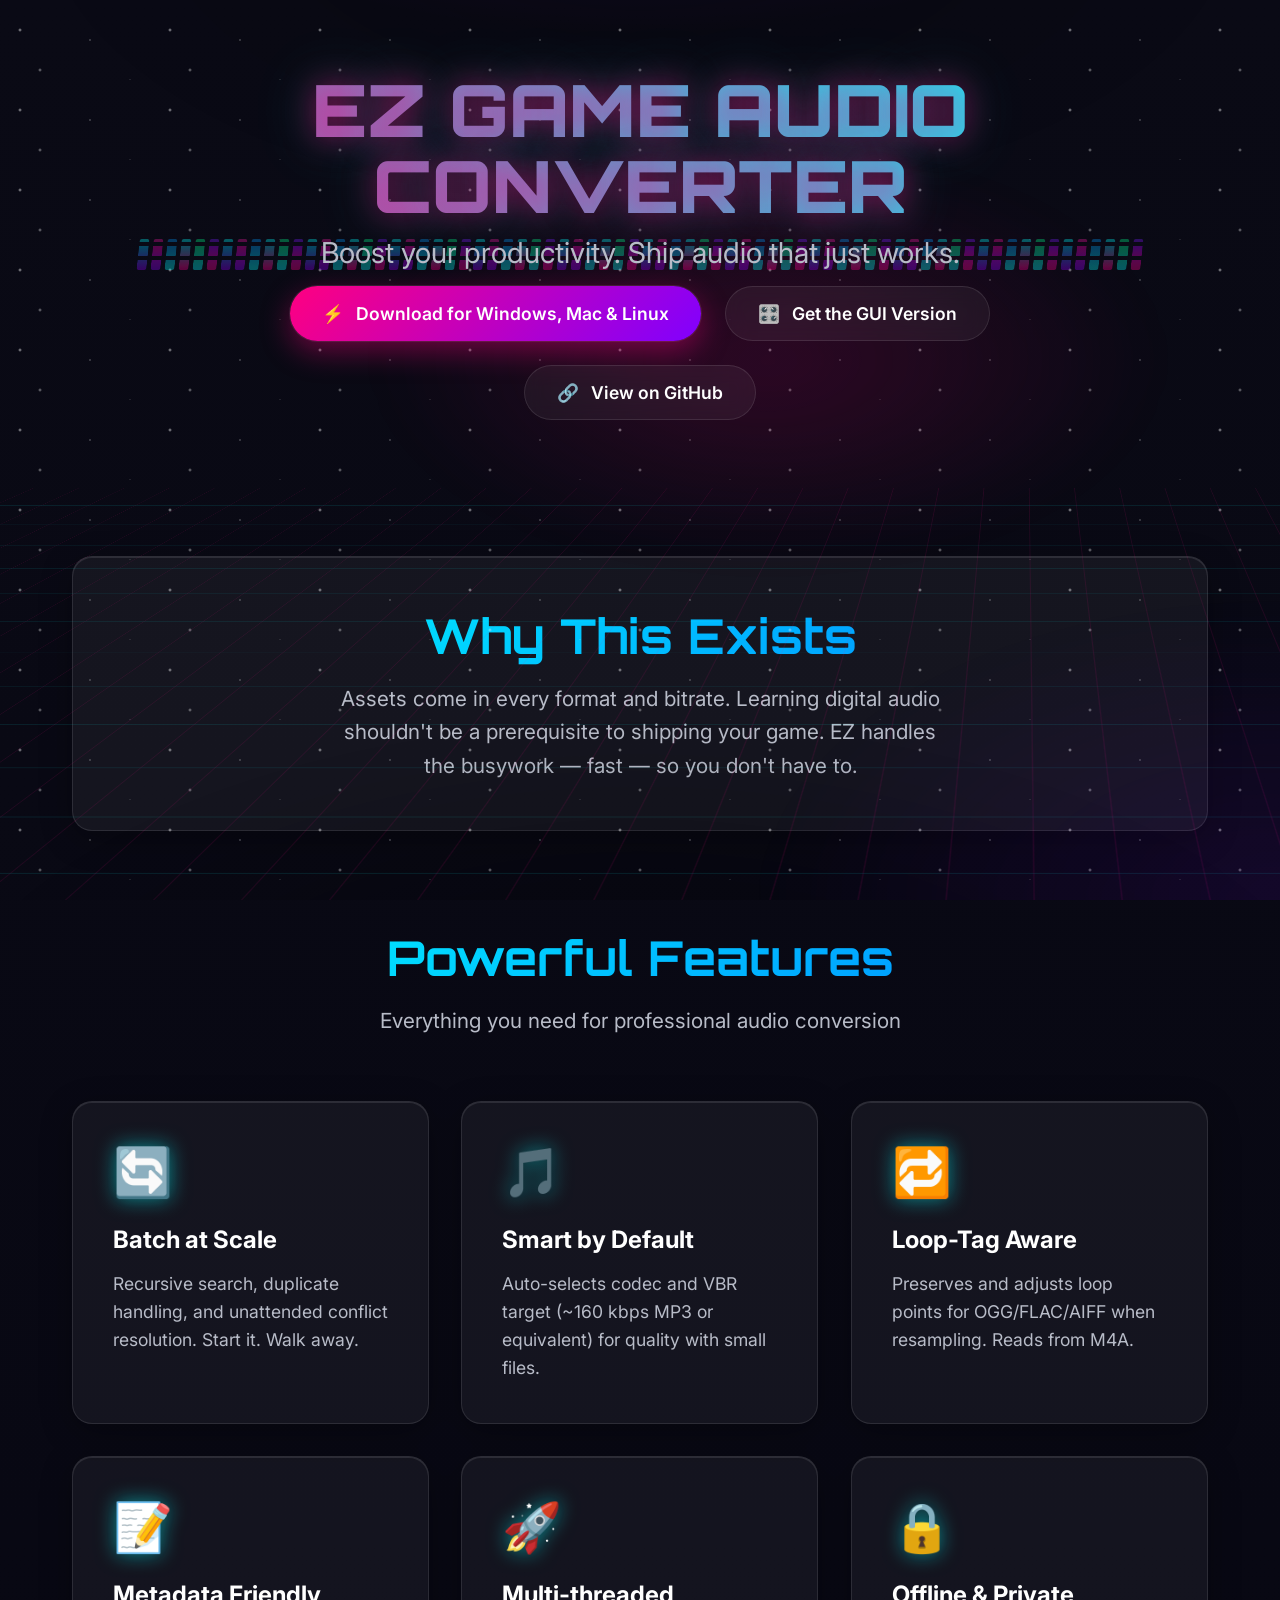
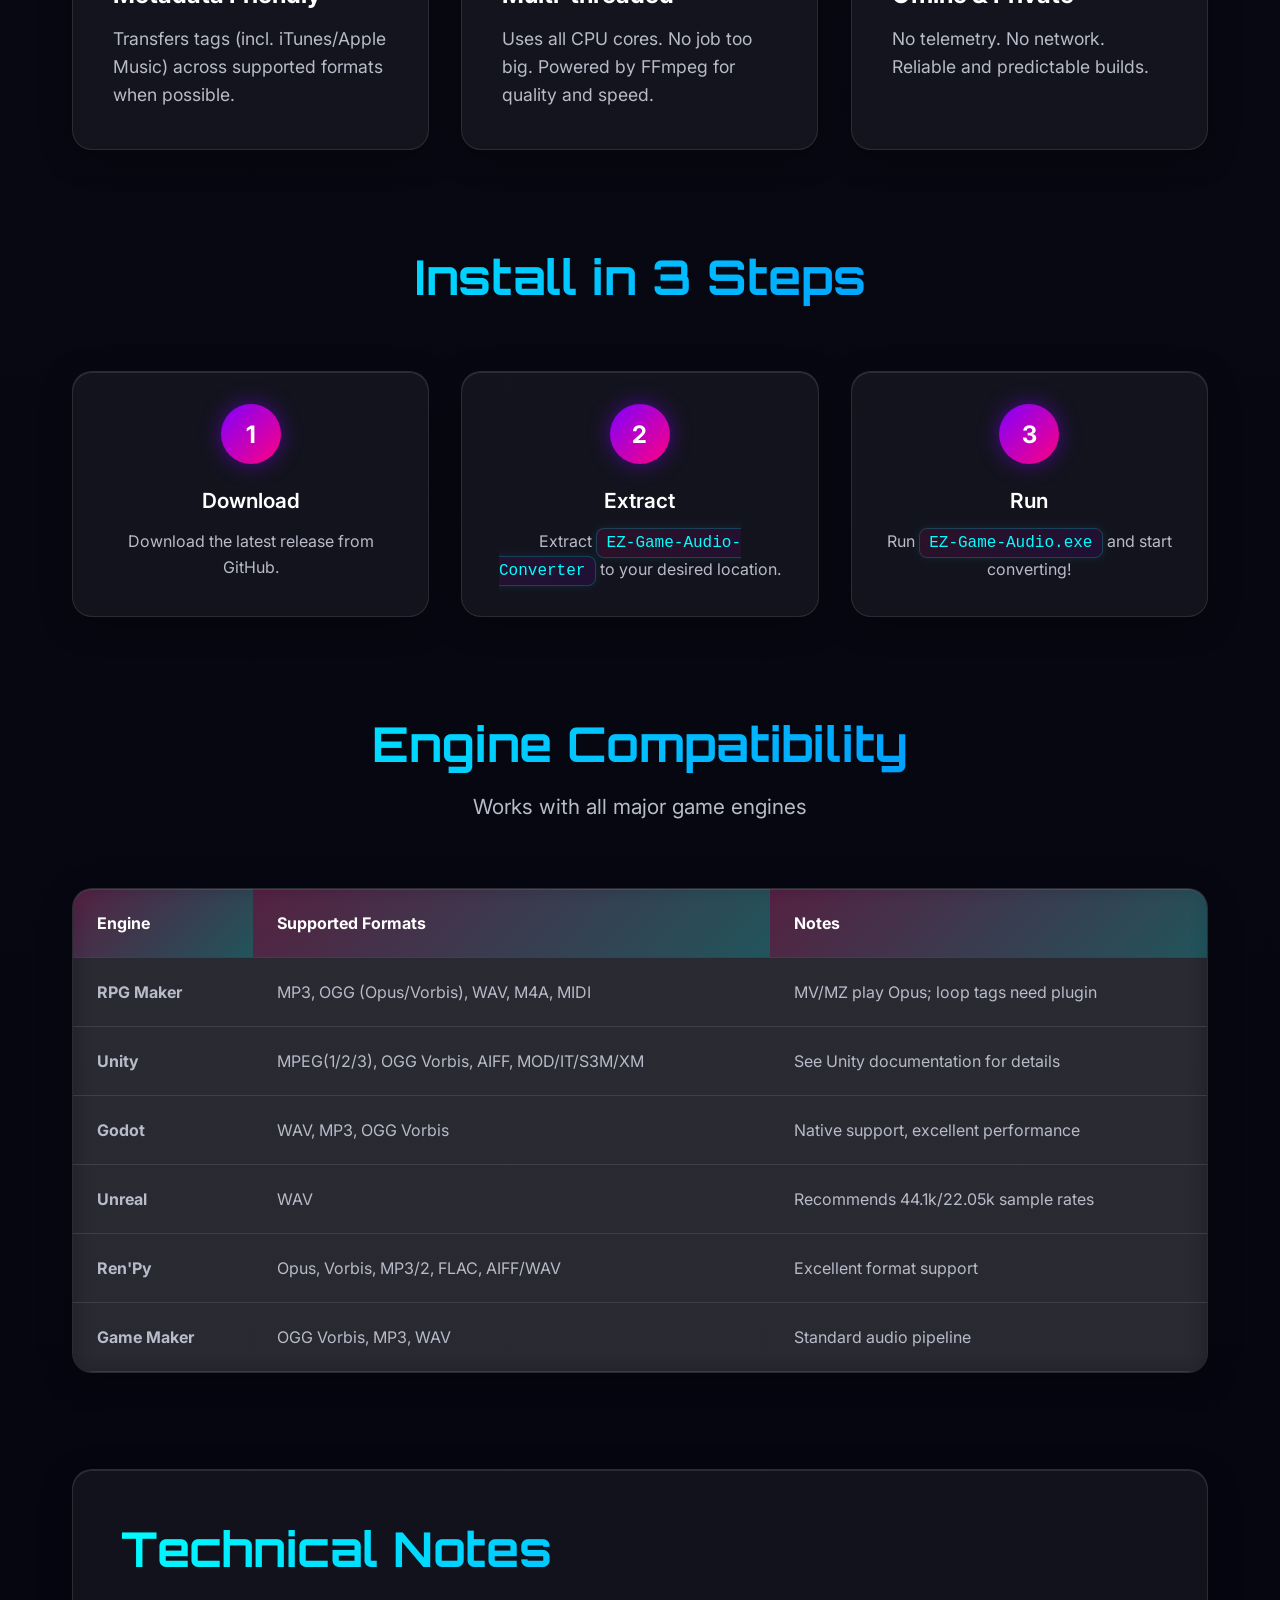
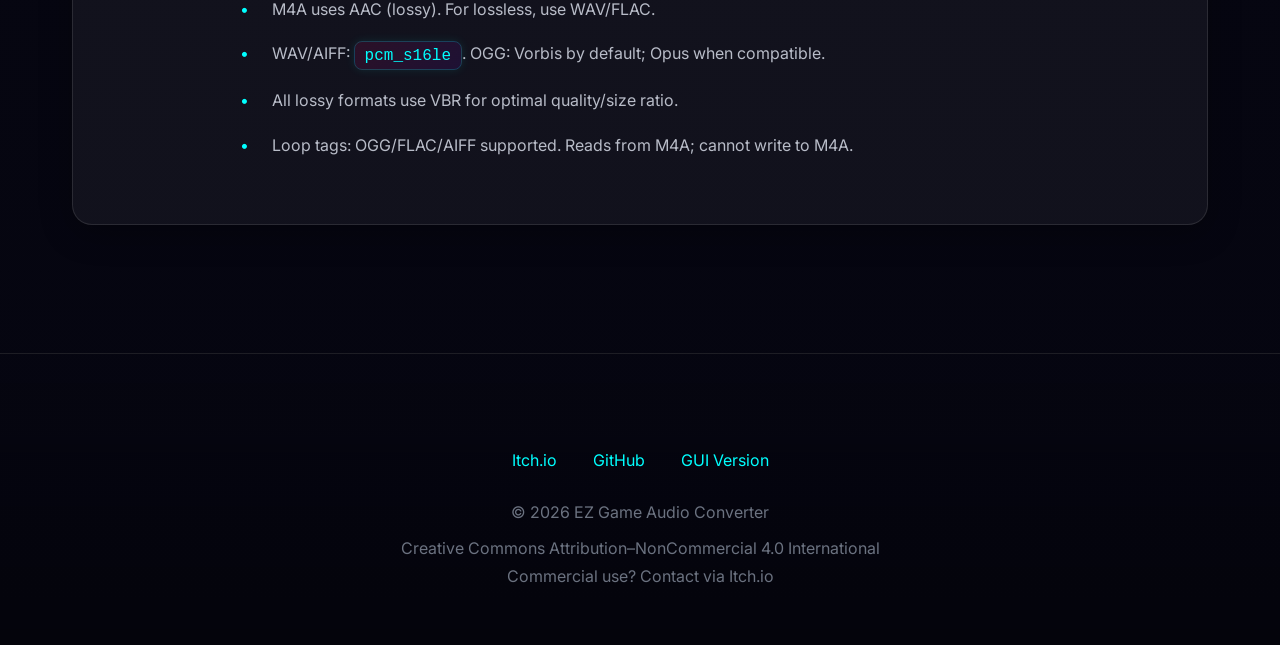
<file: index.html>
<!doctype html>
<html lang="en">
<head>
  <meta charset="utf-8">
  <meta name="viewport" content="width=device-width, initial-scale=1">
  <title>EZ Game Audio Converter — Free, Fast, Offline</title>
  <meta name="description" content="Free, offline audio converter for game devs. Smart codec/bitrate, loop-tag aware, metadata-safe. WAV, MP3, OGG (Opus/Vorbis), FLAC, AIFF, M4A.">
  <meta property="og:title" content="EZ Game Audio Converter">
  <meta property="og:description" content="Fast, offline audio converter with loop-tag and metadata support.">
  <meta property="og:type" content="website">
  <!-- No external hero assets; omit og:image to avoid broken references -->
  <meta name="twitter:card" content="summary_large_image">
  <link rel="stylesheet" href="style.css">

</head>
<body>
  <!-- Cosmic Background -->
  <div class="cosmic-bg">
    <div class="stars"></div>
    <div class="grid-lines"></div>
    <div class="aurora"></div>
  </div>

  <!-- Floating Particles -->
  <div class="particles" id="particles"></div>

  <!-- Hero Section -->
  <section class="hero">
    <div class="hero-content">
      <div class="title-wrap">
        <h1 class="logo">EZ GAME AUDIO<br>CONVERTER</h1>
        <p class="tagline">Boost your productivity. Ship audio that just works.</p>
        <div class="eq-bg" aria-hidden="true">
          <span></span><span></span><span></span><span></span><span></span><span></span><span></span>
          <span></span><span></span><span></span><span></span><span></span><span></span><span></span>
          <span></span><span></span><span></span><span></span><span></span><span></span><span></span>
          <span></span><span></span><span></span><span></span><span></span><span></span><span></span>
        </div>
      </div>
      <div class="cta-container">
  <a href="https://github.com/SpaceFoon/Ez-Game-Audio-Conversion/releases" class="btn btn-primary" target="_blank" rel="noopener noreferrer"><span>⚡</span>Download for Windows, Mac &amp; Linux</a>
  <a href="https://ezaudioconverter.com" class="btn btn-secondary" target="_blank" rel="noopener noreferrer"><span>🎛️</span>Get the GUI Version</a>
  <a href="https://github.com/SpaceFoon/Ez-Game-Audio-Conversion" class="btn btn-secondary" target="_blank" rel="noopener noreferrer"><span>🔗</span>View on GitHub</a>
      </div>
    </div>
  </section>

  <!-- Main Content -->
  <main class="container">
    <!-- Why Section -->
    <section class="section">
      <div class="glass-container" style="padding: 3rem; text-align: center;">
        <h2 class="section-title">Why This Exists</h2>
        <p class="section-subtitle">Assets come in every format and bitrate. Learning digital audio shouldn't be a prerequisite to shipping your game. EZ handles the busywork — fast — so you don't have to.</p>
      </div>
    </section>

    <!-- Features -->
    <section class="section">
      <div class="section-header">
        <h2 class="section-title">Powerful Features</h2>
        <p class="section-subtitle">Everything you need for professional audio conversion</p>
      </div>
      
      <div class="feature-grid">
        <div class="feature-card glass-container">
          <span class="feature-icon">🔄</span>
          <h3 class="feature-title">Batch at Scale</h3>
          <p class="feature-description">Recursive search, duplicate handling, and unattended conflict resolution. Start it. Walk away.</p>
        </div>
        
        <div class="feature-card glass-container">
          <span class="feature-icon">🎵</span>
          <h3 class="feature-title">Smart by Default</h3>
          <p class="feature-description">Auto-selects codec and VBR target (~160 kbps MP3 or equivalent) for quality with small files.</p>
        </div>
        
        <div class="feature-card glass-container">
          <span class="feature-icon">🔁</span>
          <h3 class="feature-title">Loop-Tag Aware</h3>
          <p class="feature-description">Preserves and adjusts loop points for OGG/FLAC/AIFF when resampling. Reads from M4A.</p>
        </div>
        
        <div class="feature-card glass-container">
          <span class="feature-icon">📝</span>
          <h3 class="feature-title">Metadata Friendly</h3>
          <p class="feature-description">Transfers tags (incl. iTunes/Apple Music) across supported formats when possible.</p>
        </div>
        
        <div class="feature-card glass-container">
          <span class="feature-icon">🚀</span>
          <h3 class="feature-title">Multi-threaded</h3>
          <p class="feature-description">Uses all CPU cores. No job too big. Powered by FFmpeg for quality and speed.</p>
        </div>
        
        <div class="feature-card glass-container">
          <span class="feature-icon">🔒</span>
          <h3 class="feature-title">Offline & Private</h3>
          <p class="feature-description">No telemetry. No network. Reliable and predictable builds.</p>
        </div>
      </div>
    </section>

    <!-- Installation -->
    <section class="section">
      <div class="section-header">
        <h2 class="section-title">Install in 3 Steps</h2>
      </div>
      
      <div class="steps-container">
        <div class="step glass-container">
          <div class="step-number">1</div>
          <h3 class="step-title">Download</h3>
          <p class="step-description">Download the latest release from GitHub.</p>
        </div>
        
        <div class="step glass-container">
          <div class="step-number">2</div>
          <h3 class="step-title">Extract</h3>
          <p class="step-description">Extract <code>EZ-Game-Audio-Converter</code> to your desired location.</p>
        </div>
        
        <div class="step glass-container">
          <div class="step-number">3</div>
          <h3 class="step-title">Run</h3>
          <p class="step-description">Run <code>EZ-Game-Audio.exe</code> and start converting!</p>
        </div>
      </div>
    </section>

    <!-- Compatibility -->
    <section class="section">
      <div class="section-header">
        <h2 class="section-title">Engine Compatibility</h2>
        <p class="section-subtitle">Works with all major game engines</p>
      </div>
      
      <div class="table-container glass-container">
        <table class="compatibility-table">
          <thead>
            <tr><th>Engine</th><th>Supported Formats</th><th>Notes</th></tr>
          </thead>
          <tbody>
            <tr><td><strong>RPG Maker</strong></td><td>MP3, OGG (Opus/Vorbis), WAV, M4A, MIDI</td><td>MV/MZ play Opus; loop tags need plugin</td></tr>
            <tr><td><strong>Unity</strong></td><td>MPEG(1/2/3), OGG Vorbis, AIFF, MOD/IT/S3M/XM</td><td>See Unity documentation for details</td></tr>
            <tr><td><strong>Godot</strong></td><td>WAV, MP3, OGG Vorbis</td><td>Native support, excellent performance</td></tr>
            <tr><td><strong>Unreal</strong></td><td>WAV</td><td>Recommends 44.1k/22.05k sample rates</td></tr>
            <tr><td><strong>Ren'Py</strong></td><td>Opus, Vorbis, MP3/2, FLAC, AIFF/WAV</td><td>Excellent format support</td></tr>
            <tr><td><strong>Game Maker</strong></td><td>OGG Vorbis, MP3, WAV</td><td>Standard audio pipeline</td></tr>
          </tbody>
        </table>
      </div>
    </section>

    <!-- Technical Notes -->
    <section class="section">
      <div class="glass-container" style="padding: 3rem;">
        <h2 class="section-title">Technical Notes</h2>
        <div style="text-align: left; max-width: 800px; margin: 0 auto;">
          <ul style="color: var(--text-secondary); line-height: 1.8; list-style: none; padding: 0;">
            <li style="margin: 1rem 0; padding-left: 2rem; position: relative;"><span style="position: absolute; left: 0; color: var(--neon-cyan);">•</span> M4A uses AAC (lossy). For lossless, use WAV/FLAC.</li>
            <li style="margin: 1rem 0; padding-left: 2rem; position: relative;"><span style="position: absolute; left: 0; color: var(--neon-cyan);">•</span> WAV/AIFF: <code>pcm_s16le</code>. OGG: Vorbis by default; Opus when compatible.</li>
            <li style="margin: 1rem 0; padding-left: 2rem; position: relative;"><span style="position: absolute; left: 0; color: var(--neon-cyan);">•</span> All lossy formats use VBR for optimal quality/size ratio.</li>
            <li style="margin: 1rem 0; padding-left: 2rem; position: relative;"><span style="position: absolute; left: 0; color: var(--neon-cyan);">•</span> Loop tags: OGG/FLAC/AIFF supported. Reads from M4A; cannot write to M4A.</li>
          </ul>
        </div>
      </div>
    </section>
  </main>

  <!-- Footer -->
  <footer class="footer">
    <div class="container">
      <div class="footer-content">
        <div class="footer-links">
          <a href="https://spacefoon.itch.io/ez-game-audio-format-conversion">Itch.io</a>
          <a href="https://github.com/SpaceFoon/Ez-Game-Audio-Conversion" target="_blank" rel="noopener noreferrer">GitHub</a>
          <a href="https://ezaudioconverter.com" target="_blank" rel="noopener noreferrer">GUI Version</a>
          <!-- <a href="#">RPG Maker Forums</a>
          <a href="#">GameJolt</a>
          <a href="#">Mirror</a> -->
        </div>
        <p>&copy; <span id="year"></span> EZ Game Audio Converter</p>
        <p style="margin-top: 1rem; color: var(--text-muted);">Creative Commons Attribution–NonCommercial 4.0 International</p>
        <p style="margin-top: 0.5rem; color: var(--text-muted);">Commercial use? Contact via Itch.io</p>
      </div>
    </div>
  </footer>

  <script src="script.js"></script>
</body>
</html>
</file>
<file: style.css>
@import url("https://fonts.googleapis.com/css2?family=Orbitron:wght@400;700;900&family=Inter:wght@300;400;500;600;700&display=swap");

:root {
  --bg-primary: #050510;
  --bg-secondary: #0a0a15;
  --bg-tertiary: #0f0f1a;
  --text-primary: #ffffff;
  --text-secondary: #b8bcc8;
  --text-muted: #6b7280;
  --neon-pink: #ff0080;
  --neon-cyan: #00ffff;
  --neon-purple: #8000ff;
  --neon-blue: #0080ff;
  --neon-green: #00ff80;
  --glass-bg: rgba(255, 255, 255, 0.05);
  --glass-border: rgba(255, 255, 255, 0.1);
  --shadow-glow: 0 0 30px rgba(255, 0, 128, 0.3);
  --shadow-intense: 0 0 60px rgba(0, 255, 255, 0.2);
  color-scheme: dark;
}

* {
  box-sizing: border-box;
  margin: 0;
  padding: 0;
}

html,
body {
  font-family: "Inter", -apple-system, BlinkMacSystemFont, sans-serif;
  background: radial-gradient(
      1200px 700px at 50% -10%,
      rgba(128, 0, 255, 0.28),
      transparent 60%
    ),
    radial-gradient(
      1200px 700px at 10% 120%,
      rgba(255, 0, 128, 0.16),
      transparent 60%
    ),
    radial-gradient(
      1000px 600px at 90% 120%,
      rgba(0, 255, 255, 0.18),
      transparent 60%
    ),
    linear-gradient(180deg, var(--bg-secondary), var(--bg-primary));
  color: var(--text-primary);
  overflow-x: hidden;
  scroll-behavior: smooth;
}

/* Star speckle overlay */
body::before {
  content: "";
  position: fixed;
  inset: 0;
  pointer-events: none;
  z-index: 0;
  background-image: radial-gradient(
      1px 1px at 12% 18%,
      rgba(255, 255, 255, 0.12),
      transparent 60%
    ),
    radial-gradient(
      1px 1px at 28% 72%,
      rgba(255, 255, 255, 0.1),
      transparent 60%
    ),
    radial-gradient(
      1px 1px at 44% 30%,
      rgba(255, 255, 255, 0.09),
      transparent 60%
    ),
    radial-gradient(
      1px 1px at 63% 64%,
      rgba(255, 255, 255, 0.1),
      transparent 60%
    ),
    radial-gradient(
      1px 1px at 77% 22%,
      rgba(255, 255, 255, 0.12),
      transparent 60%
    ),
    radial-gradient(
      1px 1px at 86% 78%,
      rgba(255, 255, 255, 0.09),
      transparent 60%
    ),
    radial-gradient(
      1px 1px at 8% 58%,
      rgba(255, 255, 255, 0.09),
      transparent 60%
    ),
    radial-gradient(
      1px 1px at 92% 42%,
      rgba(255, 255, 255, 0.12),
      transparent 60%
    );
  opacity: 0.5;
}

/* Subtle vignette */
body::after {
  content: "";
  position: fixed;
  inset: 0;
  pointer-events: none;
  z-index: 1;
  background: radial-gradient(
      1200px 600px at 50% 120%,
      rgba(0, 0, 0, 0.35),
      transparent 60%
    ),
    radial-gradient(
      1000px 500px at 50% -10%,
      rgba(0, 0, 0, 0.25),
      transparent 60%
    );
}

/* Animated Background System */
.cosmic-bg {
  position: fixed;
  top: 0;
  left: 0;
  width: 100vw;
  height: 100vh;
  z-index: 2;
  overflow: hidden;
  pointer-events: none; /* don't block hover/clicks on content */
}

.stars {
  position: absolute;
  width: 100%;
  height: 100%;
  background: radial-gradient(2px 2px at 20px 30px, #ffffff, transparent),
    radial-gradient(2px 2px at 40px 70px, rgba(255, 255, 255, 0.8), transparent),
    radial-gradient(1px 1px at 90px 40px, #ffffff, transparent),
    radial-gradient(
      1px 1px at 130px 80px,
      rgba(255, 255, 255, 0.6),
      transparent
    ),
    radial-gradient(2px 2px at 160px 30px, #ffffff, transparent);
  background-repeat: repeat;
  background-size: 150px 80px;
  animation: sparkle 20s linear infinite;
  opacity: 0.8;
}

/* Twinkling Stars Layer */
.twinkle-layer {
  position: fixed;
  inset: 0;
  pointer-events: none;
  z-index: 2;
}
.twinkle-star {
  position: absolute;
  width: 2.5px;
  height: 2.5px;
  border-radius: 50%;
  background: rgba(255, 255, 255, 0.9);
  box-shadow: 0 0 10px rgba(255, 255, 255, 0.95),
    0 0 24px rgba(0, 255, 255, 0.75), 0 0 40px rgba(255, 0, 128, 0.35);
  opacity: 0.6;
  animation: twinkle 3.2s ease-in-out infinite alternate;
  filter: drop-shadow(0 0 6px rgba(255, 255, 255, 0.7));
}
.twinkle-star::before,
.twinkle-star::after {
  content: "";
  position: absolute;
  left: 50%;
  top: 50%;
  transform: translate(-50%, -50%) rotate(45deg);
  width: var(--glare-len, 26px);
  height: var(--glare-thick, 1.2px);
  border-radius: 2px;
  background: linear-gradient(
    90deg,
    rgba(255, 255, 255, 0),
    rgba(255, 255, 255, 0.95),
    rgba(255, 255, 255, 0)
  );
  box-shadow: 0 0 8px rgba(255, 255, 255, 0.7);
  pointer-events: none;
}
.twinkle-star::after {
  transform: translate(-50%, -50%) rotate(135deg);
}
/* Comets */
.comet {
  position: fixed;
  left: 0;
  top: 0;
  width: 6px;
  height: 6px;
  border-radius: 50%;
  background: radial-gradient(
    circle,
    rgba(255, 255, 255, 1) 0%,
    rgba(0, 255, 255, 0.95) 50%,
    rgba(255, 255, 255, 0) 70%
  );
  box-shadow: 0 0 18px rgba(0, 255, 255, 0.95), 0 0 34px rgba(255, 0, 128, 0.7);
  filter: blur(0.15px);
  pointer-events: none;
  mix-blend-mode: screen;
  z-index: 3;
  opacity: 0;
  will-change: transform, opacity;
  transform-origin: center center;
}
.comet::after {
  content: "";
  position: absolute;
  right: 100%;
  top: 50%;
  height: 2px;
  width: var(--tail, 240px);
  transform: translateY(-50%);
  background: linear-gradient(
    90deg,
    rgba(255, 255, 255, 0),
    rgba(0, 255, 255, 0.95),
    rgba(255, 0, 128, 0.6),
    rgba(0, 0, 0, 0)
  );
  filter: blur(2px);
}
.comet::before {
  content: "";
  position: absolute;
  right: 100%;
  top: 50%;
  height: 3px;
  width: calc(var(--tail, 240px) * 0.55);
  transform: translateY(-50%);
  background: linear-gradient(
    90deg,
    rgba(255, 255, 255, 0),
    rgba(255, 255, 255, 0.5),
    rgba(0, 255, 255, 0.35),
    rgba(0, 0, 0, 0)
  );
  filter: blur(3px);
}

.grid-lines {
  position: absolute;
  width: 160%;
  height: 140%;
  background-image: linear-gradient(
      rgba(0, 255, 255, 0.18) 1px,
      transparent 1px
    ),
    linear-gradient(90deg, rgba(255, 0, 128, 0.18) 1px, transparent 1px);
  background-size: 60px 60px;
  transform: perspective(1000px) rotateX(60deg) translateY(20%) translateX(-20%);
  animation: grid-flow 30s linear infinite;
  will-change: transform;
}

.aurora {
  position: absolute;
  width: 200%;
  height: 200%;
  background: radial-gradient(
      ellipse 800px 400px at 30% 20%,
      rgba(255, 0, 128, 0.22),
      transparent 50%
    ),
    radial-gradient(
      ellipse 600px 300px at 70% 80%,
      rgba(0, 255, 255, 0.18),
      transparent 50%
    ),
    radial-gradient(
      ellipse 900px 500px at 50% 50%,
      rgba(128, 0, 255, 0.14),
      transparent 60%
    );
  animation: aurora-dance 40s ease-in-out infinite;
  filter: blur(32px);
  will-change: transform;
}

/* Floating Particles */
.particles {
  position: fixed;
  width: 100%;
  height: 100%;
  z-index: -5;
  pointer-events: none;
}
.particle {
  position: absolute;
  width: 4px;
  height: 4px;
  background: var(--neon-cyan);
  border-radius: 50%;
  box-shadow: 0 0 10px var(--neon-cyan);
  animation: float 20s infinite linear;
}
.particle:nth-child(2n) {
  background: var(--neon-pink);
  box-shadow: 0 0 10px var(--neon-pink);
}
.particle:nth-child(3n) {
  background: var(--neon-purple);
  box-shadow: 0 0 10px var(--neon-purple);
}

/* Comets */
.comet {
  position: fixed;
  left: 0;
  top: 0;
  width: 4px;
  height: 4px;
  border-radius: 50%;
  background: radial-gradient(
    circle,
    rgba(255, 255, 255, 1) 0%,
    rgba(0, 255, 255, 0.9) 50%,
    rgba(255, 255, 255, 0) 70%
  );
  box-shadow: 0 0 14px rgba(0, 255, 255, 0.9), 0 0 28px rgba(255, 0, 128, 0.6);
  filter: blur(0.15px);
  pointer-events: none;
  mix-blend-mode: screen;
  z-index: 2;
  opacity: 0;
}
.comet::after {
  content: "";
  position: absolute;
  right: 100%;
  top: 50%;
  height: 2px;
  width: 160px;
  transform: translateY(-50%);
  background: linear-gradient(
    90deg,
    rgba(255, 255, 255, 0),
    rgba(0, 255, 255, 0.9),
    rgba(255, 0, 128, 0.5),
    rgba(0, 0, 0, 0)
  );
  filter: blur(2px);
}

/* Glass Morphism Containers */
.glass-container {
  background: var(--glass-bg);
  backdrop-filter: blur(20px) saturate(180%);
  border: 1px solid var(--glass-border);
  border-radius: 20px;
  box-shadow: 0 8px 32px rgba(0, 0, 0, 0.3),
    inset 0 1px 0 rgba(255, 255, 255, 0.1);
}

/* Hero Section */
.hero {
  position: relative;
  min-height: auto;
  display: flex;
  align-items: center;
  justify-content: center;
  text-align: center;
  overflow: hidden;
  padding: clamp(1.5rem, 4vw, 3rem) 0 1.5rem;
}
.hero-content {
  position: relative;
  z-index: 5;
  max-width: 900px;
  padding: 1rem;
}

.logo {
  font-family: "Orbitron", monospace;
  font-size: clamp(2rem, 7vw, 4.5rem);
  font-weight: 900;
  position: relative;
  background: linear-gradient(
    45deg,
    var(--neon-pink),
    var(--neon-cyan),
    var(--neon-purple)
  );
  background-size: 300% 300%;
  -webkit-background-clip: text;
  background-clip: text;
  -webkit-text-fill-color: transparent;
  animation: gradient-shift 4s ease-in-out infinite;
  text-shadow: 0 0 30px rgba(255, 0, 128, 0.5), 0 0 60px rgba(0, 255, 255, 0.3);
  margin-bottom: 0;
  padding: 0.5rem 1rem;
  line-height: 1.05;
}

/* EQ bars */
.title-wrap {
  position: relative;
  display: inline-block;
  padding: 0;
  isolation: isolate;
}
.title-wrap .logo,
.title-wrap .tagline {
  position: relative;
  z-index: 2;
}
.eq-bg {
  z-index: 1;
}
.eq-bg {
  justify-content: center;
  gap: 4px;
  inset: unset;
  position: absolute;
  left: 50%;
  bottom: 0;
  transform: translateX(-50%);
  width: 100vw;
  height: clamp(80px, 12vw, 140px);
  display: flex;
  align-items: flex-end;
  opacity: 0.33;
  filter: saturate(1.2);
}
.eq-bg::before {
  content: "";
  position: absolute;
  inset: 0;
  pointer-events: none;
  opacity: 0.18;
  mix-blend-mode: screen;
  background: repeating-linear-gradient(
    to top,
    rgba(255, 255, 255, 0.06) 0 2px,
    transparent 2px 6px
  );
}

.eq-bg span {
  flex: 0 0 auto;
  width: 10px;
  height: 22%;
  border-radius: 2px;
  position: relative;
  background: linear-gradient(180deg, var(--neon-cyan), var(--neon-pink));
  box-shadow: 0 0 14px rgba(0, 255, 255, 0.55), 0 0 28px rgba(128, 0, 255, 0.35),
    0 0 42px rgba(255, 0, 128, 0.25);
  -webkit-mask: repeating-linear-gradient(
    to top,
    #000 0 10px,
    transparent 10px 14px
  );
  mask: repeating-linear-gradient(to top, #000 0 10px, transparent 10px 14px);
  transform: skewX(-6deg);
  --dur: 1.25s;
  --delay: 0s;
  --peak: 100%;
  animation: eqBounce var(--dur) ease-in-out infinite;
  animation-delay: var(--delay);
}

/* LED color variety */
.eq-bg span:nth-child(6n + 1) {
  background: linear-gradient(180deg, var(--neon-cyan), var(--neon-purple));
}
.eq-bg span:nth-child(6n + 2) {
  background: linear-gradient(180deg, var(--neon-pink), var(--neon-purple));
}
.eq-bg span:nth-child(6n + 3) {
  background: linear-gradient(180deg, var(--neon-blue), var(--neon-cyan));
}
.eq-bg span:nth-child(6n + 4) {
  background: linear-gradient(180deg, var(--neon-cyan), var(--neon-pink));
}
.eq-bg span:nth-child(6n + 5) {
  background: linear-gradient(180deg, var(--neon-green), var(--neon-cyan));
}
.eq-bg span:nth-child(6n + 6) {
  background: linear-gradient(180deg, var(--neon-purple), var(--neon-pink));
}

/* Speed/peak variation */
.eq-bg span:nth-child(4n + 1) {
  --dur: 1.05s;
  --delay: -0.1s;
  --peak: 92%;
}
.eq-bg span:nth-child(4n + 2) {
  --dur: 1.3s;
  --delay: -0.35s;
  --peak: 100%;
}
.eq-bg span:nth-child(4n + 3) {
  --dur: 1.55s;
  --delay: -0.55s;
  --peak: 82%;
}
.eq-bg span:nth-child(4n + 4) {
  --dur: 1.2s;
  --delay: -0.2s;
  --peak: 110%;
}
.eq-bg span:nth-child(-n + 3),
.eq-bg span:nth-last-child(-n + 3) {
  --peak: 70%;
}

/* Peak LED cap */
.eq-bg span::after {
  content: "";
  position: absolute;
  top: -4px;
  left: 50%;
  transform: translateX(-50%);
  width: 8px;
  height: 4px;
  border-radius: 2px;
  background: #00ffff;
  box-shadow: 0 0 10px #00ffff, 0 0 20px rgba(0, 255, 255, 0.6);
  opacity: 0.9;
}

.tagline {
  font-size: clamp(1.2rem, 3vw, 1.8rem);
  color: var(--text-secondary);
  margin-bottom: 1.25rem;
}
.title-wrap .tagline {
  margin-top: 0.25rem;
  margin-bottom: 0;
}

.cta-container {
  display: flex;
  gap: 1.5rem;
  justify-content: center;
  flex-wrap: wrap;
  margin-top: 1rem;
  margin-bottom: 0;
}

.btn {
  display: inline-flex;
  align-items: center;
  gap: 0.75rem;
  padding: 1rem 2rem;
  border-radius: 50px;
  font-weight: 600;
  text-decoration: none;
  transition: all 0.3s cubic-bezier(0.4, 0, 0.2, 1);
  position: relative;
  overflow: hidden;
  border: none;
  cursor: pointer;
  font-size: 1.1rem;
}
.btn::before {
  content: "";
  position: absolute;
  top: 0;
  left: -100%;
  width: 100%;
  height: 100%;
  background: linear-gradient(
    90deg,
    transparent,
    rgba(255, 255, 255, 0.2),
    transparent
  );
  transition: left 0.5s;
}
.btn:hover::before {
  left: 100%;
}

.btn-primary {
  background: linear-gradient(135deg, var(--neon-pink), var(--neon-purple));
  color: white;
  box-shadow: 0 10px 30px rgba(255, 0, 128, 0.4),
    0 0 0 1px rgba(255, 255, 255, 0.1);
  transform: translateY(0);
}
.btn-primary:hover {
  transform: translateY(-3px) scale(1.05);
  box-shadow: 0 20px 40px rgba(255, 0, 128, 0.6),
    0 0 0 1px rgba(255, 255, 255, 0.2);
}

.btn-secondary {
  background: var(--glass-bg);
  color: var(--text-primary);
  border: 1px solid var(--glass-border);
  backdrop-filter: blur(10px);
}
.btn-secondary:hover {
  transform: translateY(-3px);
  background: rgba(255, 255, 255, 0.1);
  box-shadow: 0 10px 30px rgba(0, 255, 255, 0.3);
}

/* Main Content */
.container {
  max-width: 1200px;
  margin: 0 auto;
  padding: 0 2rem;
}
.section {
  margin: 6rem 0;
  position: relative;
}
.section-header {
  text-align: center;
  margin-bottom: 4rem;
}
.section-title {
  font-family: "Orbitron", monospace;
  font-size: clamp(2rem, 5vw, 3rem);
  font-weight: 700;
  background: linear-gradient(135deg, var(--neon-cyan), var(--neon-blue));
  -webkit-background-clip: text;
  background-clip: text;
  -webkit-text-fill-color: transparent;
  margin-bottom: 1rem;
}
.section-subtitle {
  font-size: 1.3rem;
  color: var(--text-secondary);
  max-width: 600px;
  margin: 0 auto;
  line-height: 1.6;
}

/* Feature Grid */
.feature-grid {
  display: grid;
  grid-template-columns: repeat(auto-fit, minmax(350px, 1fr));
  gap: 2rem;
  margin: 4rem 0;
  perspective: 1000px;
}
.feature-card {
  position: relative;
  padding: 2.5rem;
  transition: all 0.4s cubic-bezier(0.4, 0, 0.2, 1);
  cursor: pointer;
  overflow: hidden;
  transform-style: preserve-3d;
  will-change: transform;
  --rx: 0deg; /* set by JS */
  --ry: 0deg; /* set by JS */
  transform: rotateX(var(--rx)) rotateY(var(--ry));
  transform-origin: center center;
}
.feature-card::before {
  content: "";
  position: absolute;
  top: 0;
  left: 0;
  right: 0;
  bottom: 0;
  background: linear-gradient(
    135deg,
    rgba(255, 0, 128, 0.1),
    rgba(0, 255, 255, 0.1)
  );
  opacity: 0;
  transition: opacity 0.3s ease;
  z-index: -1;
}
.feature-card:hover::before {
  opacity: 1;
}
.feature-card:hover {
  transform: rotateX(var(--rx)) rotateY(var(--ry)) translateY(-10px) scale(1.02);
  box-shadow: 0 20px 40px rgba(0, 0, 0, 0.4), 0 0 30px rgba(255, 0, 128, 0.3);
}
.feature-icon {
  font-size: 3rem;
  margin-bottom: 1.5rem;
  display: block;
  filter: drop-shadow(0 0 10px rgba(0, 255, 255, 0.5));
}
.feature-title {
  font-size: 1.5rem;
  font-weight: 700;
  margin-bottom: 1rem;
  color: var(--text-primary);
}
.feature-description {
  color: var(--text-secondary);
  line-height: 1.6;
  font-size: 1.1rem;
}

/* Installation Steps */
.steps-container {
  display: grid;
  grid-template-columns: repeat(auto-fit, minmax(300px, 1fr));
  gap: 2rem;
  margin: 4rem 0;
}
.step {
  position: relative;
  padding: 2rem;
  text-align: center;
}
.step-number {
  display: inline-flex;
  align-items: center;
  justify-content: center;
  width: 60px;
  height: 60px;
  border-radius: 50%;
  background: linear-gradient(135deg, var(--neon-purple), var(--neon-pink));
  color: white;
  font-size: 1.5rem;
  font-weight: 700;
  margin-bottom: 1.5rem;
  box-shadow: 0 0 20px rgba(128, 0, 255, 0.5);
}
.step-title {
  font-size: 1.3rem;
  font-weight: 600;
  margin-bottom: 1rem;
  color: var(--text-primary);
}
.step-description {
  color: var(--text-secondary);
  line-height: 1.6;
}

/* Compatibility Table */
.table-container {
  margin: 4rem 0;
  overflow: hidden;
  border-radius: 20px;
}
.compatibility-table {
  width: 100%;
  border-collapse: collapse;
  background: var(--glass-bg);
  backdrop-filter: blur(10px);
}
.compatibility-table th,
.compatibility-table td {
  padding: 1.5rem;
  text-align: left;
  border-bottom: 1px solid rgba(255, 255, 255, 0.1);
}
.compatibility-table th {
  background: linear-gradient(
    135deg,
    rgba(255, 0, 128, 0.2),
    rgba(0, 255, 255, 0.2)
  );
  font-weight: 700;
  color: var(--text-primary);
}
.compatibility-table td {
  color: var(--text-secondary);
}
.compatibility-table tr:hover {
  background: rgba(255, 255, 255, 0.05);
}

/* Code Blocks */
code {
  background: linear-gradient(
    135deg,
    rgba(255, 0, 128, 0.1),
    rgba(128, 0, 255, 0.1)
  );
  color: var(--neon-cyan);
  padding: 0.3rem 0.6rem;
  border-radius: 8px;
  font-family: "JetBrains Mono", "Fira Code", monospace;
  border: 1px solid rgba(0, 255, 255, 0.2);
  box-shadow: 0 0 10px rgba(0, 255, 255, 0.1);
}

/* Footer */
.footer {
  margin-top: 8rem;
  padding: 4rem 0;
  text-align: center;
  border-top: 1px solid rgba(255, 255, 255, 0.1);
  background: linear-gradient(180deg, transparent, rgba(0, 0, 0, 0.3));
}
.footer-content {
  color: var(--text-muted);
}
.footer-links {
  margin: 2rem 0;
}
.footer-links a {
  color: var(--neon-cyan);
  text-decoration: none;
  margin: 0 1rem;
  transition: all 0.3s ease;
}
.footer-links a:hover {
  color: var(--neon-pink);
  text-shadow: 0 0 10px var(--neon-pink);
}

/* Animations */
@keyframes sparkle {
  0% {
    transform: translateY(0) translateX(0);
  }
  100% {
    transform: translateY(-100px) translateX(-50px);
  }
}

@keyframes twinkle {
  0% {
    opacity: 0.2;
    transform: scale(0.8);
    filter: drop-shadow(0 0 0px rgba(255, 255, 255, 0.3));
  }
  50% {
    opacity: 0.9;
    transform: scale(1.6);
    filter: drop-shadow(0 0 8px rgba(255, 255, 255, 0.9));
  }
  100% {
    opacity: 0.3;
    transform: scale(1);
    filter: drop-shadow(0 0 2px rgba(255, 255, 255, 0.5));
  }
}

@keyframes comet-fade {
  0% {
    opacity: 0;
  }
  10% {
    opacity: 1;
  }
  90% {
    opacity: 1;
  }
  100% {
    opacity: 0;
  }
}

@keyframes grid-flow {
  0% {
    transform: perspective(1000px) rotateX(60deg) translateY(20%)
      translateX(-20%) translateZ(0);
  }
  100% {
    transform: perspective(1000px) rotateX(60deg) translateY(20%)
      translateX(-20%) translateZ(200px);
  }
}

@keyframes aurora-dance {
  0%,
  100% {
    transform: rotate(0deg) scale(1);
  }
  33% {
    transform: rotate(1deg) scale(1.1);
  }
  66% {
    transform: rotate(-1deg) scale(0.9);
  }
}

@keyframes float {
  0% {
    transform: translateY(100vh) translateX(0) rotate(0deg);
    opacity: 0;
  }
  10% {
    opacity: 1;
  }
  90% {
    opacity: 1;
  }
  100% {
    transform: translateY(-100px) translateX(50px) rotate(360deg);
    opacity: 0;
  }
}

@keyframes eqBounce {
  0% {
    height: 18%;
  }
  50% {
    height: var(--peak);
  }
  100% {
    height: 18%;
  }
}

@keyframes gradient-shift {
  0%,
  100% {
    background-position: 0% 50%;
  }
  50% {
    background-position: 100% 50%;
  }
}

@keyframes fadeInUp {
  from {
    opacity: 0;
    transform: translateY(30px);
  }
  to {
    opacity: 1;
    transform: translateY(0);
  }
}

.animate-on-scroll {
  animation: fadeInUp 0.8s ease-out forwards;
}

/* Responsive Design */
@media (max-width: 768px) {
  .feature-grid {
    grid-template-columns: 1fr;
  }
  .cta-container {
    flex-direction: column;
    align-items: center;
  }
  .btn {
    width: 100%;
    max-width: 300px;
  }
  .compatibility-table th,
  .compatibility-table td {
    padding: 1rem 0.5rem;
    font-size: 0.9rem;
  }
}

/* Reduced Motion */
@media (prefers-reduced-motion: reduce) {
  .stars,
  .grid-lines,
  .aurora,
  .particle {
    animation: none;
  }
  .btn::before {
    display: none;
  }
  .eq-bg span {
    animation: none;
    height: 50%;
  }
}
</file>
